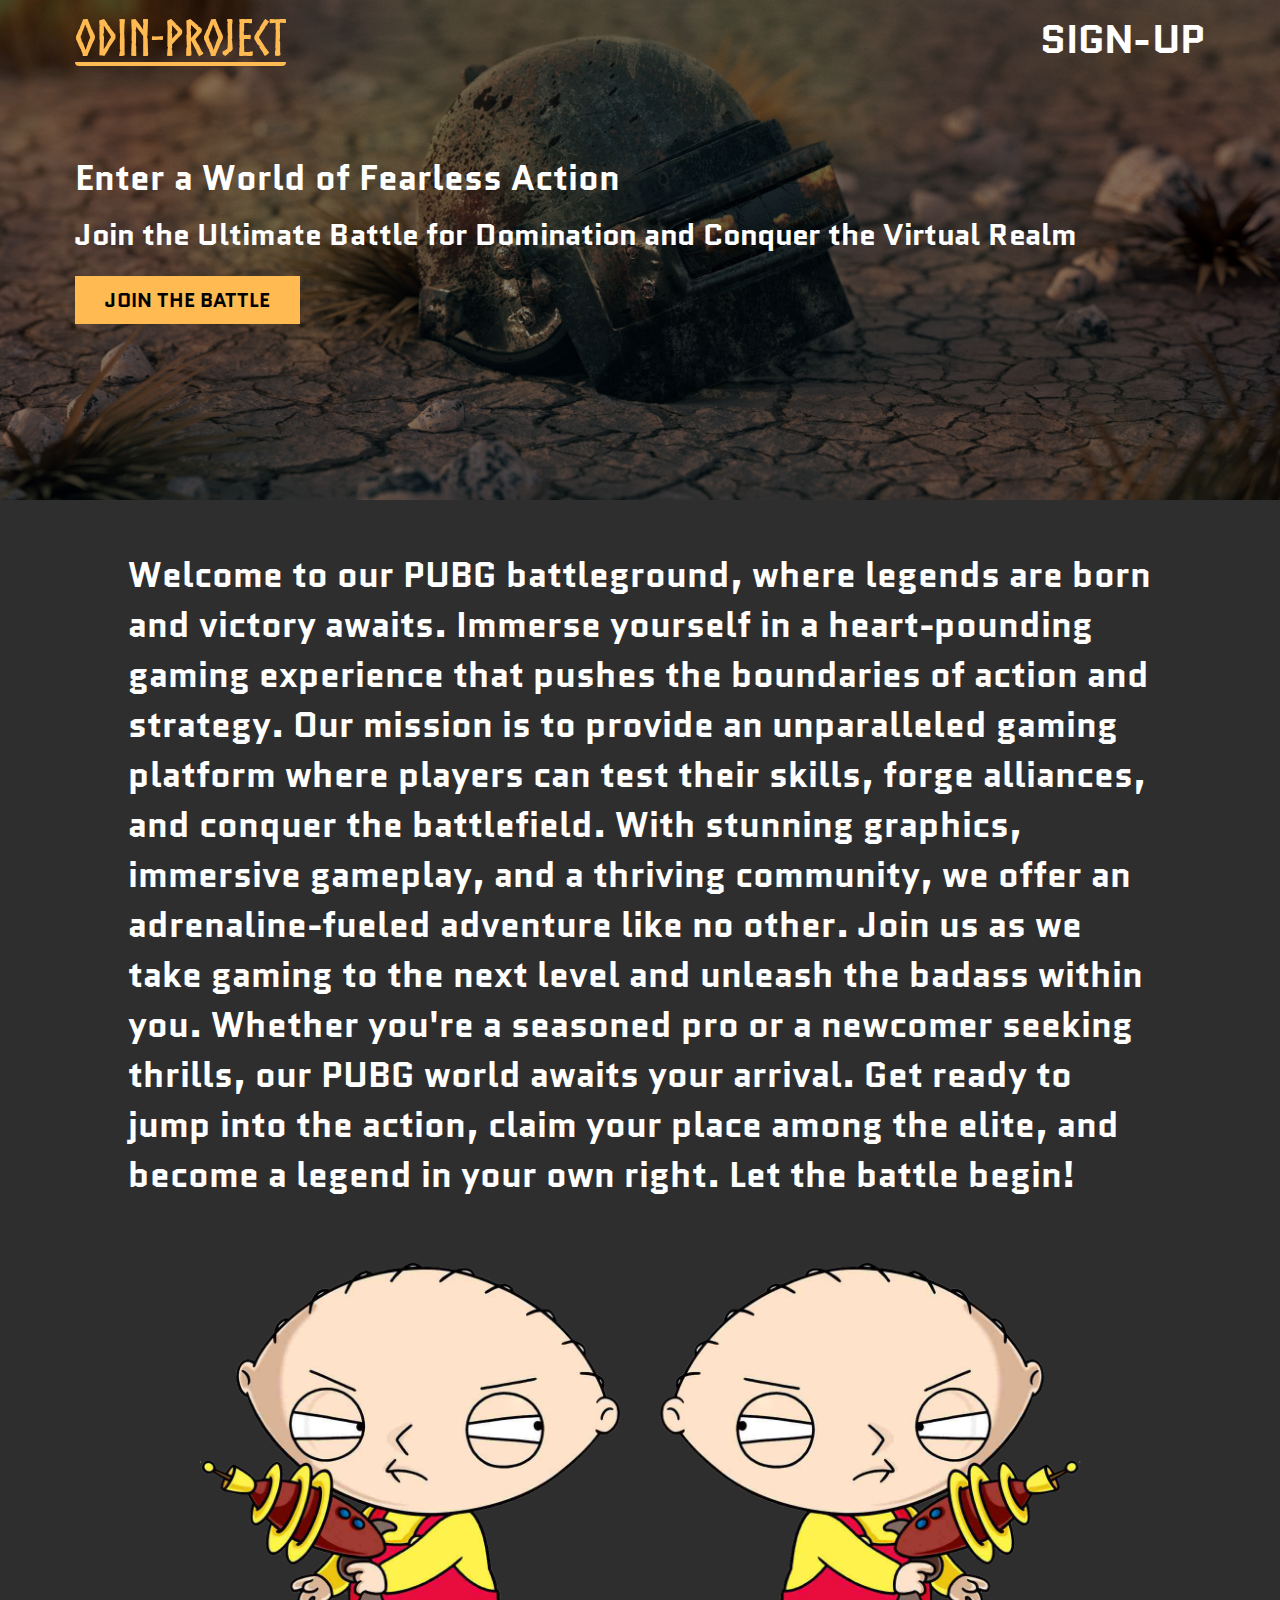
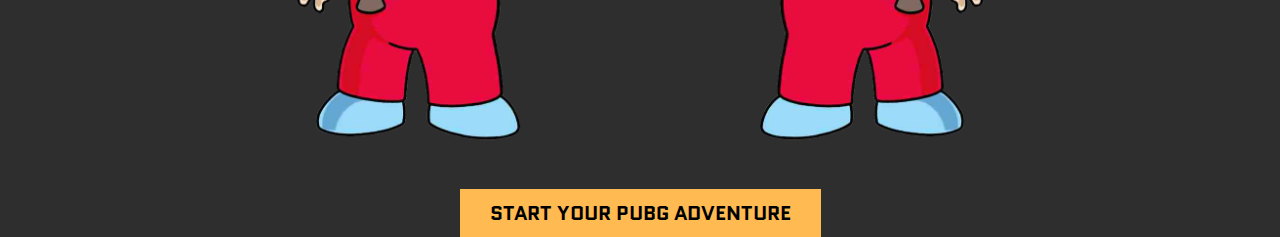
<file: index.html>
<!DOCTYPE html>
<html lang="en">
<head>
    <meta charset="UTF-8">
    <meta http-equiv="X-UA-Compatible" content="IE=edge">
    <meta name="viewport" content="width=device-width, initial-scale=1.0">
    <link href="https://fonts.googleapis.com/css2?family=Poppins:ital,wght@0,300;0,400;0,500;0,600;0,700;0,800;1,300;1,400;1,700;1,800&family=Quantico:ital,wght@0,400;0,700;1,400;1,700&display=swap" rel="stylesheet"> 
    <link rel="stylesheet" href="index.css">
    <title>Battlefields</title>
</head>
<body>
    <header>
        <nav>
            <div class="logo"><a href="./extra/none.html">Odin-Project</a> </div>
            <div class="sign-up"><a href="./extra/sign-up.html">sign-up</a> </div>
        </nav>
        <section class="hero">
            <div class="hero-content">
                <h1>Enter a World of Fearless Action</h1>
                <h2>Join the Ultimate Battle for Domination and Conquer the Virtual Realm</h2>
            </div>
            <div class="cta"><a href="./extra/happy.html">Join the Battle</a></div>
            <div class="brian"><img src="image/Brian Griffin.png" alt=""></div>
        </section>
    </header>

    <section class="about">
        <div class="about-para">
            <p>Welcome to our PUBG battleground, where legends are born and victory awaits. Immerse yourself in a heart-pounding gaming experience that pushes the boundaries of action and strategy. Our mission is to provide an unparalleled gaming platform where players can test their skills, forge alliances, and conquer the battlefield. With stunning graphics, immersive gameplay, and a thriving community, we offer an adrenaline-fueled adventure like no other. Join us as we take gaming to the next level and unleash the badass within you. Whether you're a seasoned pro or a newcomer seeking thrills, our PUBG world awaits your arrival. Get ready to jump into the action, claim your place among the elite, and become a legend in your own right. Let the battle begin!</p>
        </div>
    </section>
    <section class="img-cta">
        <div class="image">
            <img src="image/Stewie Griffin (gun).png" alt="" class="look-right">
            <img src="image/Stewie Griffin (gun).png" alt="">
       </div>
              <div class="cta cta-bottom"><a href="./extra/army.html">Start Your  PUBG Adventure</a></div>
    </section>
</body>
</html>
</file>
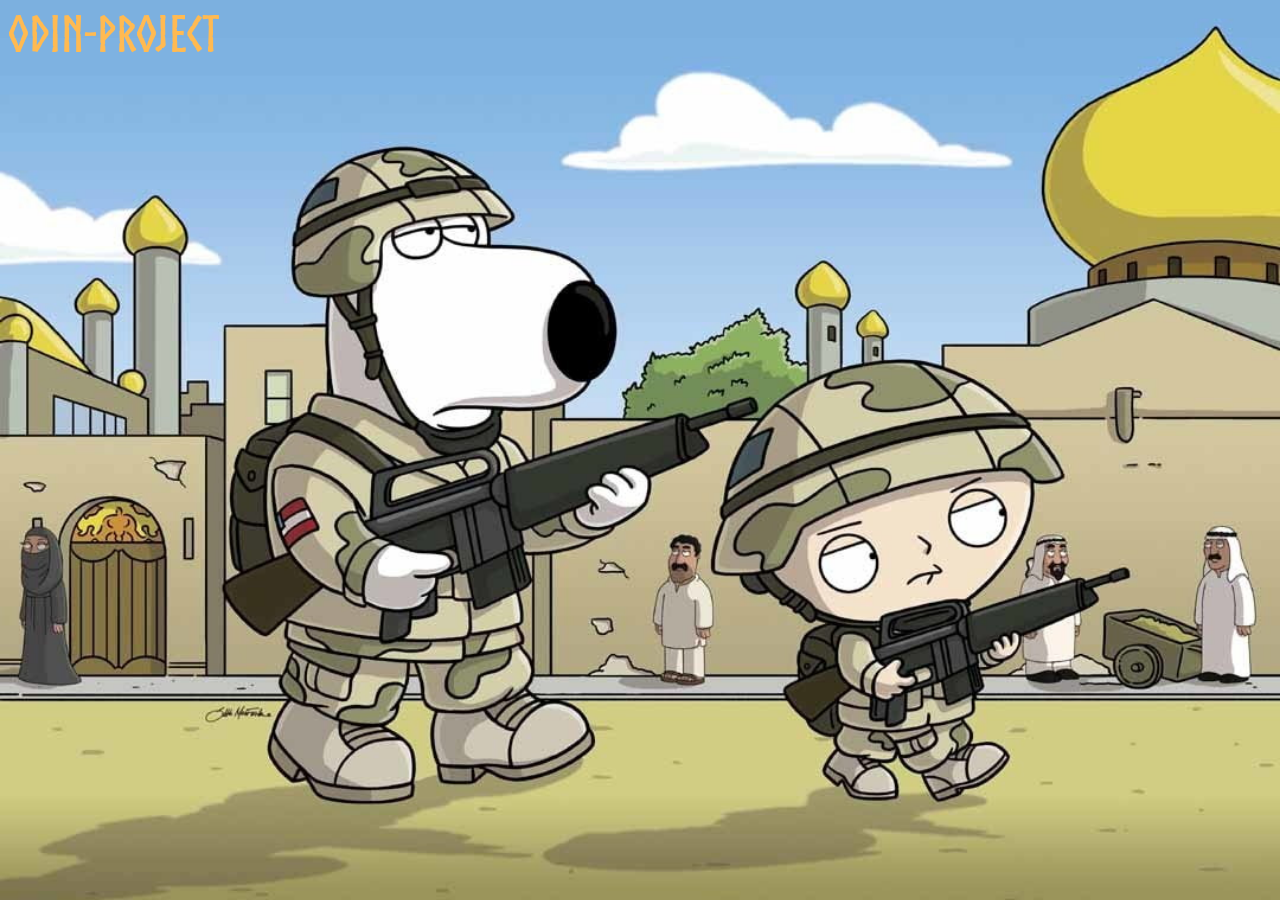
<file: extra/army.html>
<!DOCTYPE html>
<html lang="en">
<head>
    <meta charset="UTF-8">
    <meta http-equiv="X-UA-Compatible" content="IE=edge">
    <meta name="viewport" content="width=device-width, initial-scale=1.0">
    <title>Join the Battle</title>

    <style>
        @font-face{
            font-family: "norse";
            src: url(../Font/norse.ttf) format(truetype),
            url(../Font/norse.woff) format(woff),
            url(../Font/norse.woff2) format(woff2);
        }
        :root{
            --text-color: #FFBA52;
            --font:"norse";
            font-size: 62.5%;
        }
        body{
            background: url(../image/more-image/army.jpg) no-repeat fixed center ;
            background-size: cover;
        }
        header .logo ,header .logo a{
            font-family: var(--font);
            font-size: 5rem;
            color: var(--text-color);
        }
        header a{
            text-decoration: none;
        }
    </style>
</head>
<body>
    <header>
        <nav>
            <div class="logo"><a href="../index.html">Odin-Project</a> </div>
        </nav>
    </header>
</body>
</html>
</file>
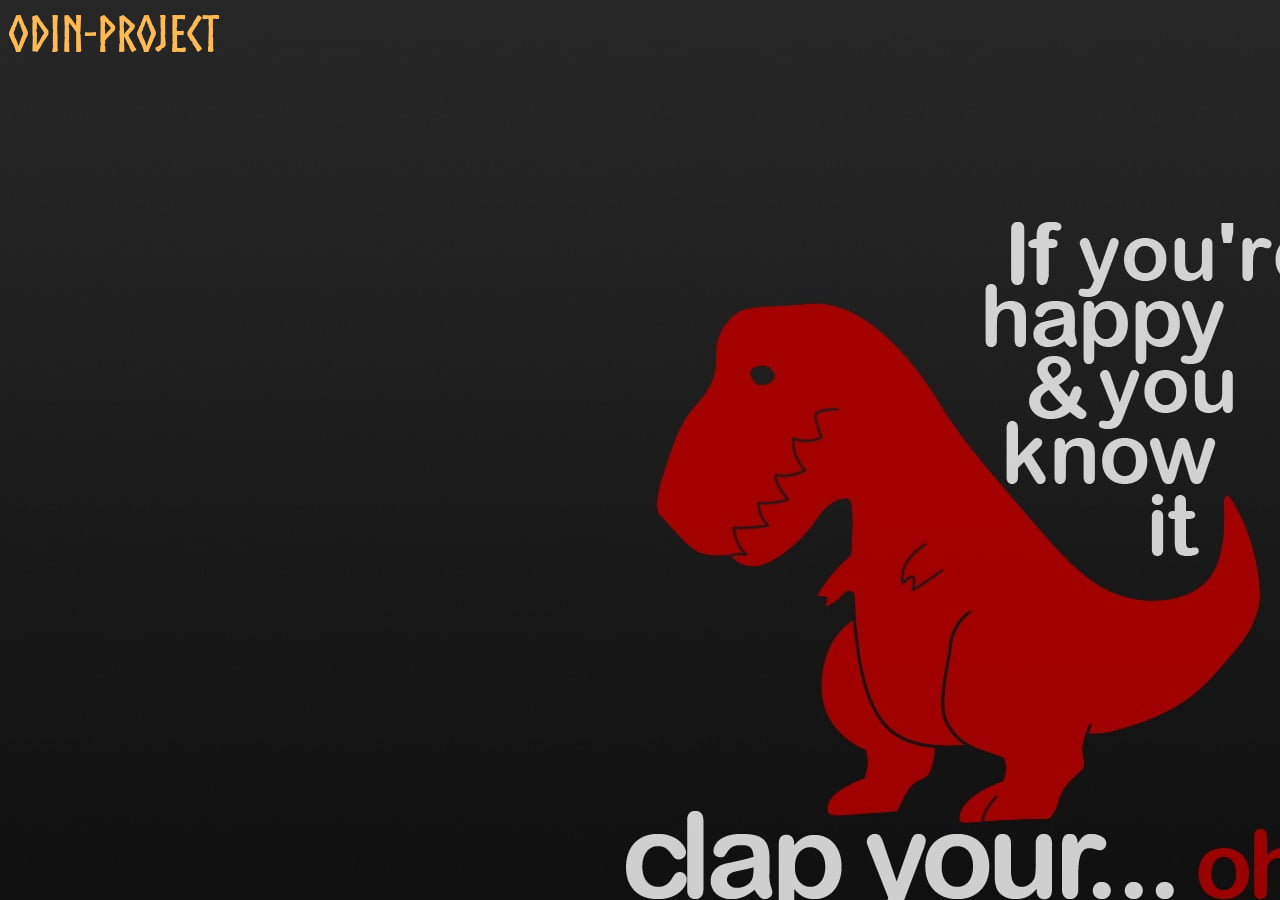
<file: extra/happy.html>
<!DOCTYPE html>
<html lang="en">
<head>
    <meta charset="UTF-8">
    <meta http-equiv="X-UA-Compatible" content="IE=edge">
    <meta name="viewport" content="width=device-width, initial-scale=1.0">
    <title>Join the Battle</title>

    <style>
        @font-face{
            font-family: "norse";
            src: url(../Font/norse.ttf) format(truetype),
            url(../Font/norse.woff) format(woff),
            url(../Font/norse.woff2) format(woff2);
        }
        :root{
            --text-color: #FFBA52;
            --font:"norse";
            font-size: 62.5%;
        }
        body{
            background: url(../image/more-image/happy.jpg);
        }
        header .logo ,header .logo a{
            font-family: var(--font);
            font-size: 5rem;
            color: var(--text-color);
        }
        header a{
            text-decoration: none;
        }
    </style>
</head>
<body>
    <header>
        <nav>
            <div class="logo"><a href="../index.html">Odin-Project</a> </div>
        </nav>
    </header>
</body>
</html>
</file>
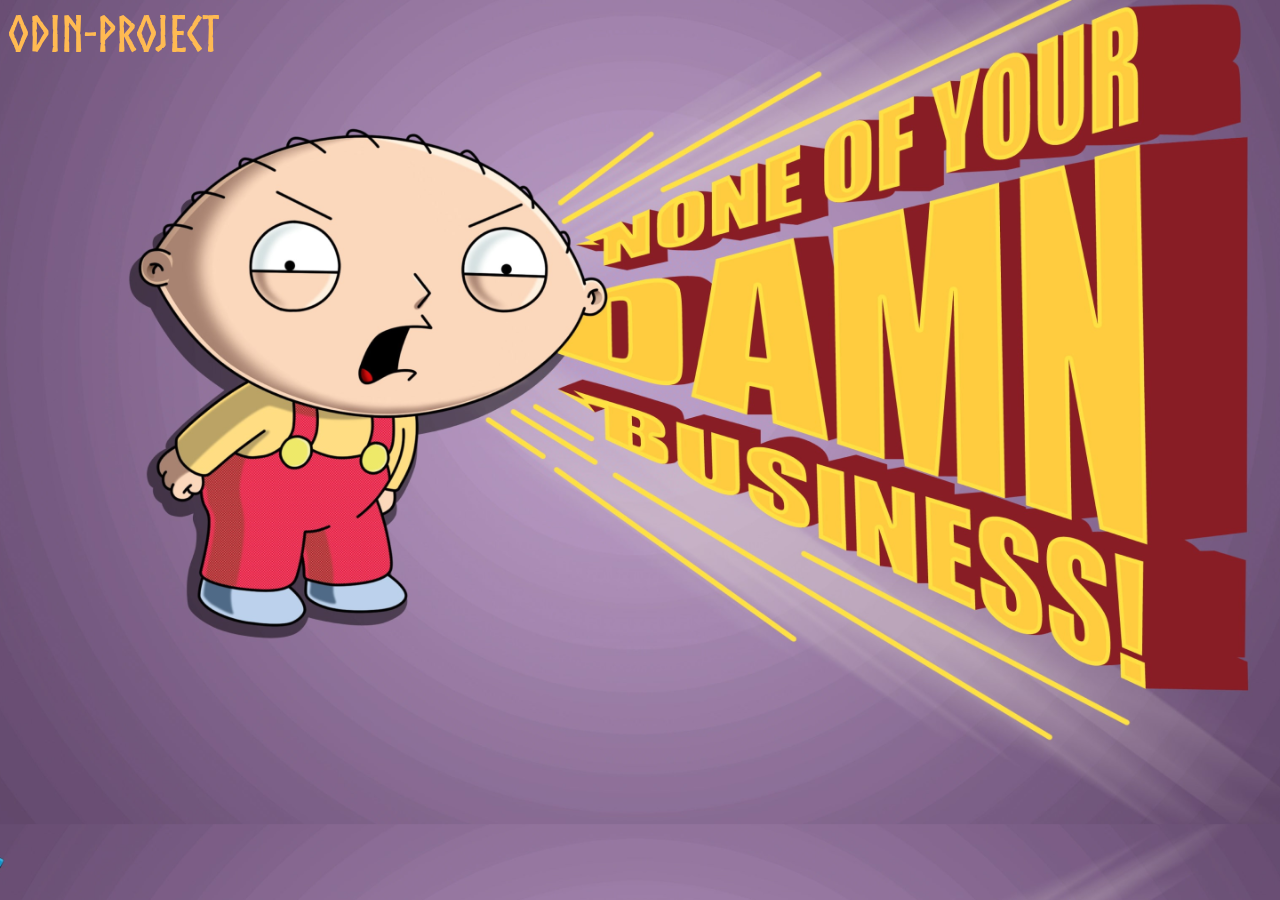
<file: extra/none.html>
<!DOCTYPE html>
<html lang="en">
<head>
    <meta charset="UTF-8">
    <meta http-equiv="X-UA-Compatible" content="IE=edge">
    <meta name="viewport" content="width=device-width, initial-scale=1.0">
    <title>Join the Battle</title>

    <style>
        @font-face{
            font-family: "norse";
            src: url(../Font/norse.ttf) format(truetype),
            url(../Font/norse.woff) format(woff),
            url(../Font/norse.woff2) format(woff2);
        }
        :root{
            --text-color: #FFBA52;
            --font:"norse";
            font-size: 62.5%;
        }
        body{
            background: url(../image/more-image/none.png) ;
            background-position: 0 10%;
            background-size:cover;
        }
        header .logo ,header .logo a{
            font-family: var(--font);
            font-size: 5rem;
            color: var(--text-color);
        }
        header a{
            text-decoration: none;
        }
    </style>
</head>
<body>
    <header>
        <nav>
            <div class="logo"><a href="../index.html">Odin-Project</a> </div>
        </nav>
    </header>
</body>
</html>
</file>
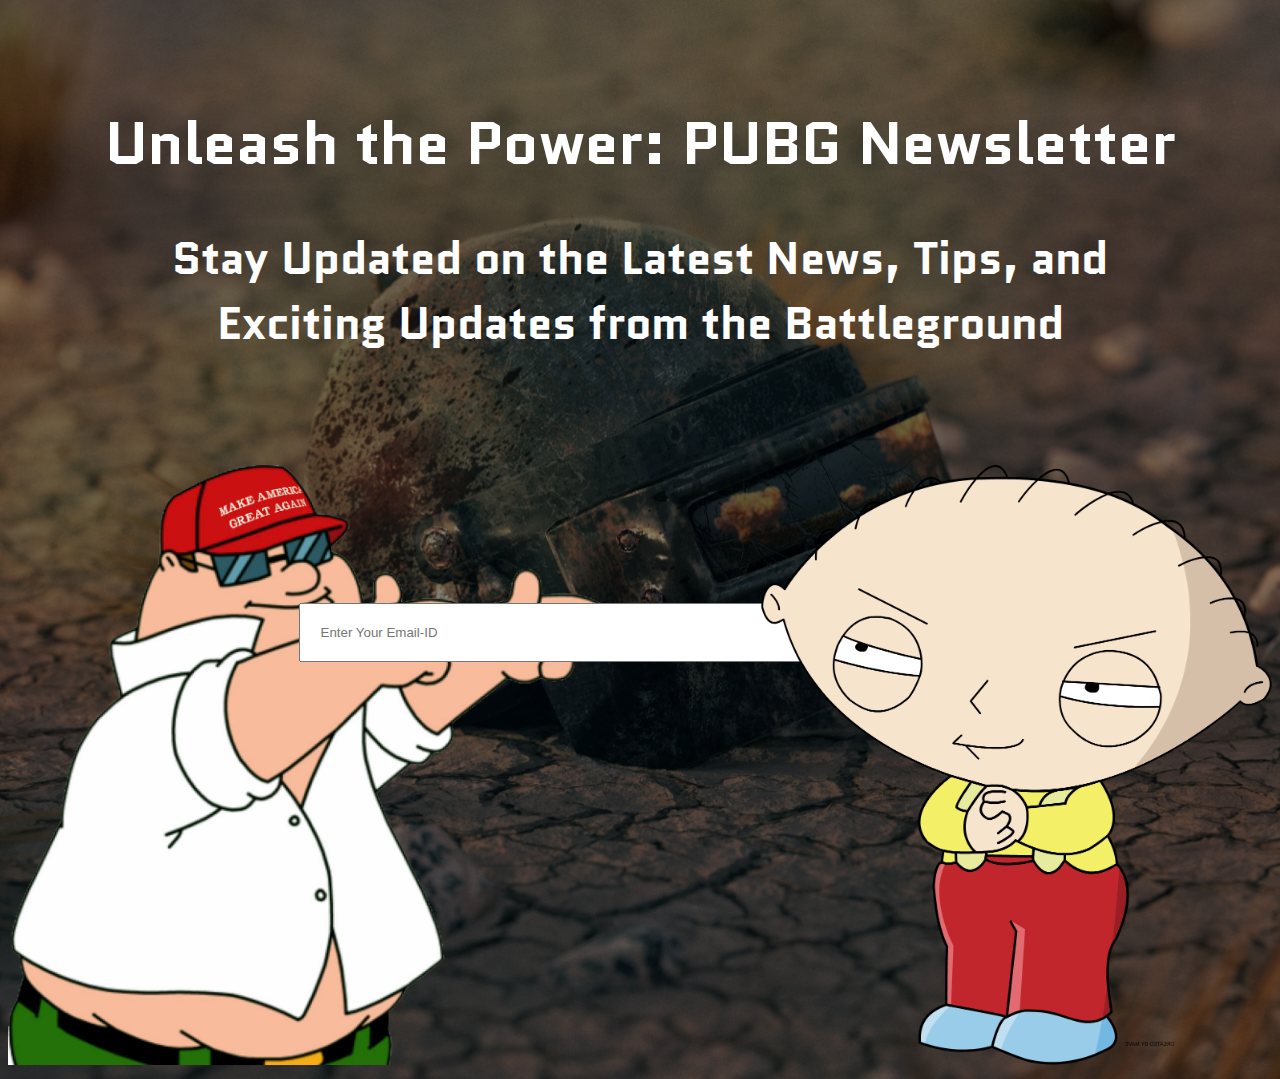
<file: extra/sign-up.html>
<!DOCTYPE html>
<html lang="en">
<head>
    <meta charset="UTF-8">
    <meta http-equiv="X-UA-Compatible" content="IE=edge">
    <meta name="viewport" content="width=device-width, initial-scale=1.0">
    <link href="https://fonts.googleapis.com/css2?family=Poppins:ital,wght@0,300;0,400;0,500;0,600;0,700;0,800;1,300;1,400;1,700;1,800&family=Quantico:ital,wght@0,400;0,700;1,400;1,700&display=swap" rel="stylesheet"> 
    <link rel="stylesheet" href="sign-up.css">
    <title>Sign-Up</title>
</head>
<body>
    <section class="text">
        <h1>Unleash the Power: PUBG Newsletter</h1>
        <h2>Stay Updated on the Latest News, Tips, and <br> Exciting Updates from the Battleground</h2>
        <div class="input">
            <input type="email" id="email" placeholder="Enter Your Email-ID"><label for="email">Email</label>
        </div>
    </section>
    <div class="background">
        <img src="../image/Peter Griffin.png" alt="" class="peter">
        <img src="../image/Stewie Griffin.png" alt="" class="stewie">
    </div>
</body>
</html>
</file>
<file: index.css>
@font-face{
    font-family: "norse";
    src: url(Font/norse.ttf) format(truetype),
         url(Font/norse.woff) format(woff),
         url(Font/norse.woff2) format(woff2);
}
:root{
    --text-color: #FFBA52;
    --font:"norse";
    --second-font:"Quantico";
    font-size: 62.5%;
}
*{
    margin: 0;
    padding: 0;
    box-sizing: border-box;
}
::selection{
    background: #0a0a0a;
    color: white;
}
body{
    background: #2E2E2E;
    font-size: 1.6rem;
    color: white;
}

header{
    background: linear-gradient(50deg,rgb(0,0,0,0.5),rgb(0,0,0,0.5)), url(image/background-img.jpg) no-repeat center;
    background-size: cover;
    height: 500px;
}
header nav{
    display: flex;
    align-items: center;
    justify-content: space-between;
    padding: 10px 75px;
    text-transform: uppercase;
}
header nav a{
    text-decoration: none;
}
header .logo ,header nav .logo a{
    font-family: var(--font);
    font-size: 5rem;
    color: var(--text-color);
}
header .logo{
    border-bottom: 4px solid var(--text-color);
    border-radius: 4px;
}
header .sign-up , header .sign-up a{
    font-family: var(--second-font);
    font-weight: 700;
    font-size: 4rem;
    color: white;
}

header .hero{
    height: 300px;
    display: flex;
    flex-direction: column;
    justify-content: center;
    position: relative;
    font-family: var(--second-font);
    font-weight: 700;
    padding-left:75px ;
}
header .hero-content h1{
    font-size: 3.5rem;
    padding: 10px 0;
}
header .hero-content h2{
    font-size: 3rem;
    margin-bottom: 10px;
}

header .hero img{
    height: 450px;
}
header .hero .brian{
    position: absolute;
    top: 0;
    right: 50px;
}

/* Call To Action */
.cta {
    margin-top: 20px;
}
.cta a{
    background: var(--text-color);
    color: black;
    text-decoration: none;
    font-size: 2rem;
    text-transform: uppercase;
    font-weight: 700;
    padding: 10px 30px;
}


.about , .img-cta{
    font-size: 3.5rem;
    font-family: var(--second-font);
    font-weight: 700;
    margin-top: 50px;
}
.about .about-para{
    width: 80%;
    margin: 0 auto;
}

.img-cta{
    text-align: center;
}
.img-cta .image img{
    height: 500px;
}
.img-cta .image .look-right{
    transform: scalex(-1);
}


/* Header Nav HeroSection */
@media(max-width:1430px){
    header .brian{
        display: none;
    }
}
@media(max-width:850px){
    header .logo ,header nav .logo a{
        font-size: 3.5rem;
    }
    header .sign-up , header .sign-up a{
        font-size: 2.5rem;
    }
    .about{
        font-size: 2.5rem;
        margin-top: 50px;
        text-align: center;
    }
    .about .about-para{
        width: 90%;
        margin: 0 auto;
    }
}

@media(max-width:680px){
    header nav{
        padding: 10px 20px;
    }
    header .hero{
        height: 400px;
        padding-left:20px ;
    }
    header .hero-content h1{
        font-size: 3rem;
    }
    header .hero-content h2{
        font-size: 2.5rem;
        margin-bottom: 10px;
    }
    .about{
        font-size: 2rem;
        margin-top: 30px;
        text-align: center;
    }

    .about .about-para{
        width: 95%;
        margin: 0 auto;
    }
}

/* Image-call to action */
@media(max-width:930px){
    .about .img-cta .image{
        margin-top: 10px;
    }
    .img-cta .image img{
        height: 300px;
    }
}

@media(max-width:560px){
    .about .img-cta .image{
        margin-top: 10px;
    }
    .img-cta .image img{
        height: 200px;
    }

}

@media(max-width:380px){
    .img-cta .image img{
        height: 150px;
    }
    .img-cta .cta-bottom a{
        padding: 0 5px;
    }
}
</file>
<file: extra/sign-up.css>
@font-face{
    font-family: "norse";
    src: url(../Font/norse.ttf) format(truetype),
    url(../Font/norse.woff) format(woff),
    url(../Font/norse.woff2) format(woff2);
}
:root{
    --font:"norse";
    --font-two:'Quantico';
    font-size: 62.5%;
    overflow: hidden;
}
body{
    background: #2E2E2E;
    background: linear-gradient(50deg,rgb(0,0,0,0.5),rgb(0,0,0,0.5)), url(../image/background-img.jpg) no-repeat center;
    background-size: cover;
    font-size: 1.6rem;
    font-family: var(--font-two);
    color: white;
    margin-top: 100px;
}
.text{
    font-size: 3rem;
    text-align: center;
}
.background img{
    height: 600px;
}
.background .stewie{
    transform: scaleX(-1);
    float: right;
}
.text .input {
    position: relative;
    top: 200px;
}
.text .input input{
    width: 500px;
    padding: 20px;
}
.text .input label{
    margin-left: 10px;
    vertical-align: middle;
    font-size: 5rem;
    font-weight: 700;

}
</file>
